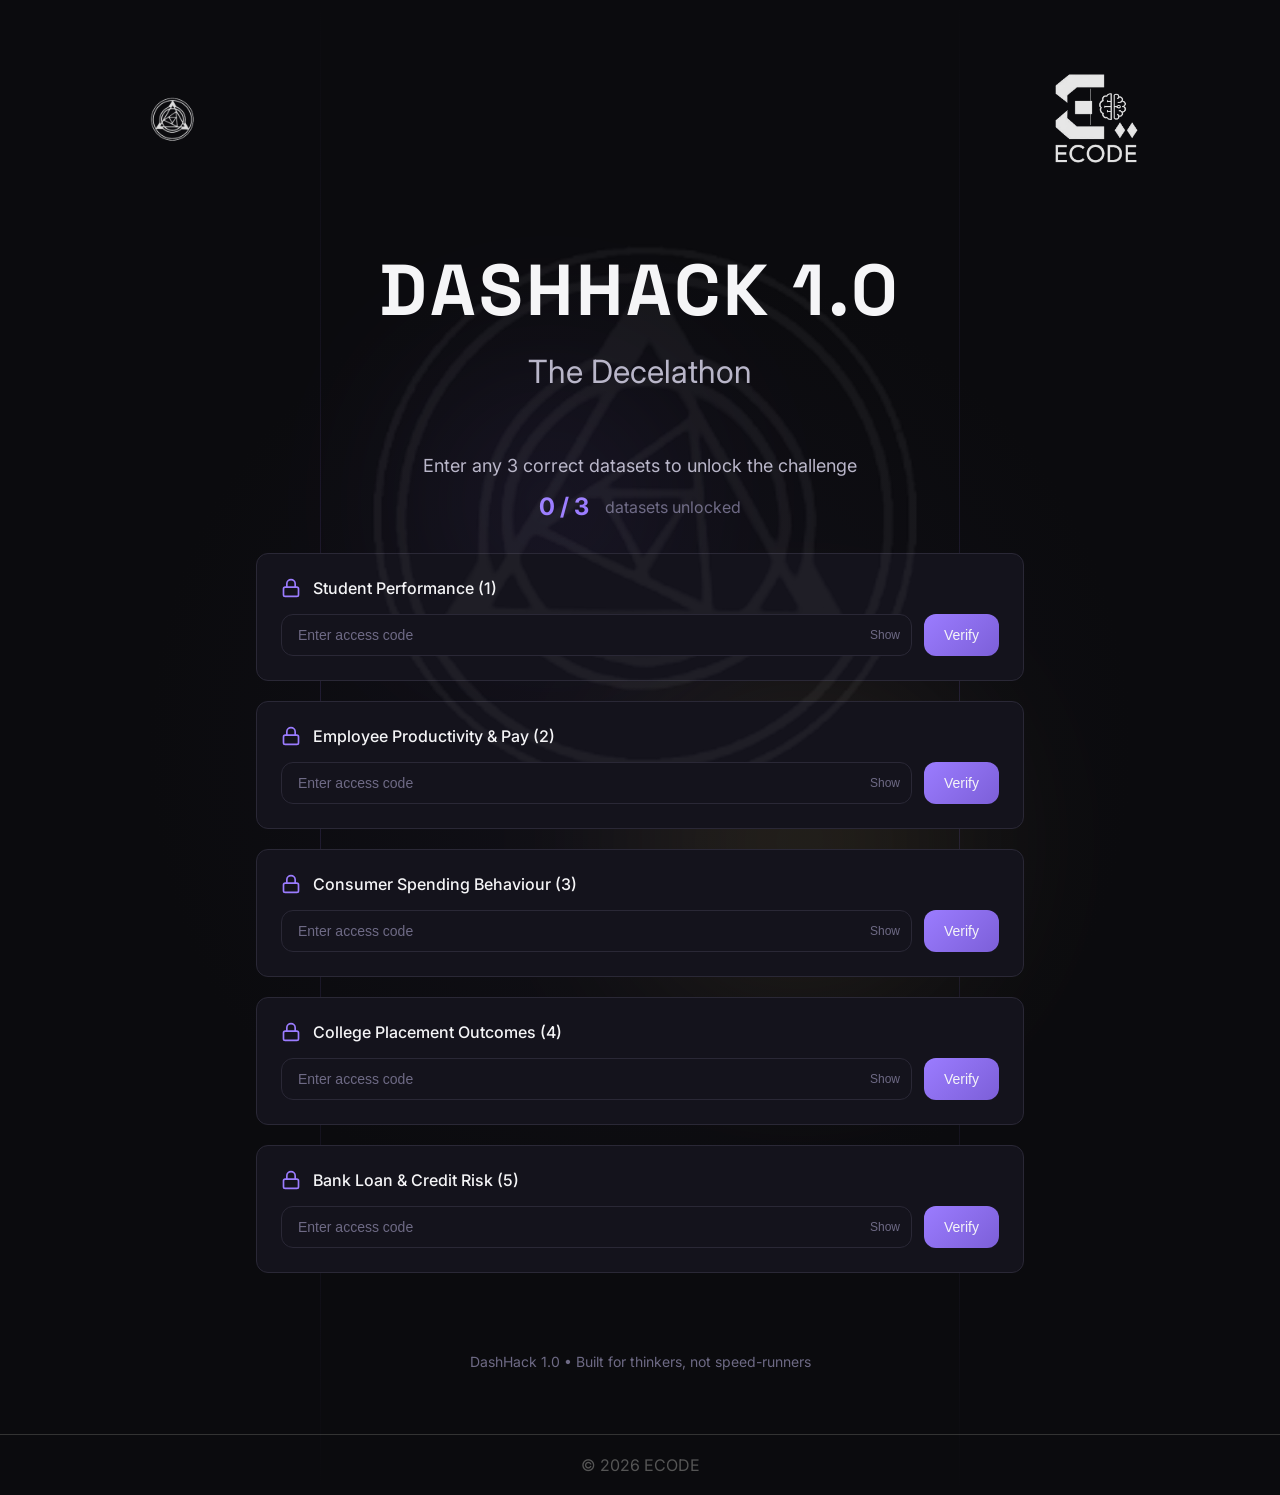
<file: Round1.html>
<!DOCTYPE html>
<html lang="en">
<head>
    <meta charset="UTF-8">
    <meta name="viewport" content="width=device-width, initial-scale=1.0">
    <title>DashHack 1.0 - The Decelathon</title>
    <link href="https://fonts.googleapis.com/css2?family=Inter:wght@300;400;600;700&family=Space+Grotesk:wght@400;500;600;700&display=swap" rel="stylesheet">
    <style>
        * {
            margin: 0;
            padding: 0;
            box-sizing: border-box;
        }

        body {
            font-family: 'Inter', sans-serif;
            min-height: 100vh;
            background: radial-gradient(circle at 50% 50%, #111018, #0B0B0E, #0B0B0E);
            color: #F5F5F7;
            overflow-x: hidden;
            position: relative;
        }

        /* Floating particles */
        .particle-1 {
            position: absolute;
            top: 25%;
            left: 33%;
            width: 256px;
            height: 256px;
            border-radius: 50%;
            background: #9B7CFF;
            filter: blur(96px);
            opacity: 0.1;
            pointer-events: none;
            z-index: 0;
        }

        .particle-2 {
            position: absolute;
            bottom: 33%;
            right: 25%;
            width: 320px;
            height: 320px;
            border-radius: 50%;
            background: #F4D35E;
            filter: blur(96px);
            opacity: 0.1;
            pointer-events: none;
            z-index: 0;
        }

        /* Accent lines */
        .accent-line {
            position: absolute;
            top: 0;
            width: 1px;
            height: 100%;
            background: linear-gradient(to bottom, transparent, #9B7CFF, transparent);
            opacity: 0.15;
            pointer-events: none;
            z-index: 0;
        }

        .accent-line-left {
            left: 25%;
        }

        .accent-line-right {
            right: 25%;
        }

        .container {
            position: relative;
            z-index: 10;
            max-width: 1100px;
            margin: 0 auto;
            padding: 64px 32px;
        }

        /* Header */
        .header {
            display: flex;
            justify-content: space-between;
            align-items: center;
            margin-bottom: 80px;
        }

        .logo {
            height: 100px;
            object-fit: contain;
            opacity: 0.9;
            transition: opacity 0.3s;
        }

        .logo:hover {
            opacity: 1;
        }

        /* Hero Section */
        .hero {
            text-align: center;
            margin-bottom: 64px;
            position: relative;
        }

        .hero-bg {
            position: absolute;
            inset: 0;
            display: flex;
            align-items: center;
            justify-content: center;
            opacity: 0.05;
            pointer-events: none;
        }
        .hero-bg img {
            width: 100vw;          /* full screen width */
            height: 100vh;         /* full screen height */
            object-fit: cover;     /* prevent distortion */
            max-width: none;       /* REMOVE width restriction */
            position: fixed;       /* FIXED on screen */
            top: 0;
            left: 0;
        }
        

        .hero h1 {
            font-family: 'Space Grotesk', sans-serif;
            font-size: clamp(3rem, 6vw, 4.5rem);
            font-weight: 700;
            letter-spacing: 0.04em;
            color: #F5F5F7;
            margin-bottom: 16px;
            position: relative;
            z-index: 10;
        }

        .hero .subtitle {
            font-size: clamp(1.5rem, 3vw, 2rem);
            color: #B9B6C9;
            margin-bottom: 12px;
            position: relative;
            z-index: 10;
        }

        .hero .event-logo {
            margin-top: 32px;
        }

        .hero .event-logo img {
            height: 48px;
            object-fit: contain;
        }

        /* Password Section */
        .password-section {
            max-width: 768px;
            margin: 0 auto;
        }

        .section-header {
            text-align: center;
            margin-bottom: 32px;
        }

        .section-header p {
            font-size: 1.125rem;
            color: #B9B6C9;
            margin-bottom: 16px;
        }

        .progress-tracker {
            display: flex;
            align-items: center;
            justify-content: center;
            gap: 16px;
        }

        .progress-count {
            font-size: 1.5rem;
            font-weight: 700;
            color: #9B7CFF;
        }

        .progress-label {
            color: #6E6A85;
        }

        .unlock-badge {
            display: inline-flex;
            align-items: center;
            gap: 8px;
            padding: 8px 16px;
            background: rgba(58, 255, 163, 0.1);
            border: 1px solid #3AFFA3;
            border-radius: 999px;
            color: #3AFFA3;
            font-size: 0.875rem;
            animation: pulse 2s infinite;
        }

        @keyframes pulse {
            0%, 100% { opacity: 1; }
            50% { opacity: 0.7; }
        }

        /* Dataset Cards */
        .datasets {
            display: flex;
            flex-direction: column;
            gap: 20px;
        }

        .dataset-card {
            background: #14131C;
            border: 1px solid #2A2836;
            border-radius: 12px;
            padding: 24px;
            transition: all 0.3s;
        }

        .dataset-card.success {
            border-color: #3AFFA3;
            box-shadow: 0 0 24px rgba(58, 255, 163, 0.2);
        }

        .dataset-card.error {
            border-color: #FF5C77;
            animation: shake 0.3s;
        }

        @keyframes shake {
            0%, 100% { transform: translateX(0); }
            25% { transform: translateX(-6px); }
            75% { transform: translateX(6px); }
        }

        .dataset-header {
            display: flex;
            align-items: center;
            gap: 12px;
            margin-bottom: 16px;
        }

        .dataset-icon {
            width: 20px;
            height: 20px;
        }

        .dataset-title {
            font-size: 1rem;
            font-weight: 500;
            color: #F5F5F7;
        }

        .dataset-input-group {
            display: flex;
            gap: 12px;
        }

        .input-wrapper {
            flex: 1;
            position: relative;
        }

        .dataset-input {
            width: 100%;
            background: #14131C;
            border: 1px solid #2A2836;
            border-radius: 12px;
            padding: 12px 16px;
            color: #F5F5F7;
            font-size: 0.875rem;
            outline: none;
            transition: border-color 0.3s;
        }

        .dataset-input:focus {
            border-color: #9B7CFF;
        }

        .dataset-input::placeholder {
            color: #6E6A85;
        }

        .dataset-input:disabled {
            opacity: 0.6;
            cursor: not-allowed;
        }

        .toggle-password {
            position: absolute;
            right: 12px;
            top: 50%;
            transform: translateY(-50%);
            background: none;
            border: none;
            color: #6E6A85;
            font-size: 0.75rem;
            cursor: pointer;
            transition: color 0.3s;
        }

        .toggle-password:hover {
            color: #9B7CFF;
        }

        .verify-btn {
            padding: 12px 20px;
            background: linear-gradient(135deg, #9B7CFF, #7C5FD8);
            border: none;
            border-radius: 12px;
            color: #F5F5F7;
            font-size: 0.875rem;
            font-weight: 500;
            cursor: pointer;
            transition: transform 0.3s;
        }

        .verify-btn:hover {
            transform: translateY(-2px);
        }

        .feedback {
            display: flex;
            align-items: center;
            gap: 8px;
            margin-top: 12px;
            font-size: 0.875rem;
        }

        .feedback.success {
            color: #3AFFA3;
        }

        .feedback.error {
            color: #FF5C77;
        }

        .feedback-icon {
            width: 16px;
            height: 16px;
        }

        .remaining-count {
            text-align: center;
            margin-top: 24px;
            color: #6E6A85;
            font-size: 0.875rem;
        }

        /* Footer */
        .footer {
            margin-top: 80px;
            text-align: center;
            color: #6E6A85;
            font-size: 0.875rem;
        }

        /* Icons */
        .icon {
            display: inline-block;
            vertical-align: middle;
        }

        @media (max-width: 768px) {
            .header {
                flex-direction: column;
                gap: 24px;
            }

            .logo {
                height: 64px;
            }

            .container {
                padding: 32px 16px;
            }

            .dataset-input-group {
                flex-direction: column;
            }

            .verify-btn {
                width: 100%;
            }
        }
    </style>
</head>
<body>
    <div class="particle-1"></div>
    <div class="particle-2"></div>
    <div class="accent-line accent-line-left"></div>
    <div class="accent-line accent-line-right"></div>

    <div class="container">
        <!-- Header -->
        <div class="header">
            <img src="DashHack.png" alt="ECODE Club" class="logo">
            <img src="ecode logo.jpeg" alt="Christ University" class="logo">
        </div>

        <!-- Hero Section -->
        <div class="hero">
            <div class="hero-bg">
                <img src="DashHack.png" alt="Background">
            </div>
            <h1>DASHHACK 1.0</h1>
            <p class="subtitle">The Decelathon</p>
        </div>

        <!-- Password Section -->
        <div class="password-section">
            <div class="section-header">
                <p>Enter any 3 correct datasets to unlock the challenge</p>
                <div class="progress-tracker">
                    <div class="progress-count"><span id="correctCount">0</span> / 3</div>
                    <span class="progress-label">datasets unlocked</span>
                    <div id="unlockBadge" class="unlock-badge" style="display: none;">
                        <svg class="icon" width="16" height="16" viewBox="0 0 24 24" fill="none" stroke="currentColor" stroke-width="2">
                            <path d="M22 11.08V12a10 10 0 1 1-5.93-9.14"></path>
                            <polyline points="22 4 12 14.01 9 11.01"></polyline>
                        </svg>
                        <span>Access unlocked. Redirecting…</span>
                    </div>
                </div>
            </div>

            <div class="datasets">
                <!-- Dataset 1 -->
                <div class="dataset-card" id="card-1">
                    <div class="dataset-header">
                        <svg class="dataset-icon icon-lock-1" width="20" height="20" viewBox="0 0 24 24" fill="none" stroke="#9B7CFF" stroke-width="2">
                            <rect x="3" y="11" width="18" height="11" rx="2" ry="2"></rect>
                            <path d="M7 11V7a5 5 0 0 1 10 0v4"></path>
                        </svg>
                        <svg class="dataset-icon icon-check-1" width="20" height="20" viewBox="0 0 24 24" fill="none" stroke="#3AFFA3" stroke-width="2" style="display: none;">
                            <path d="M22 11.08V12a10 10 0 1 1-5.93-9.14"></path>
                            <polyline points="22 4 12 14.01 9 11.01"></polyline>
                        </svg>
                        <h3 class="dataset-title">Student Performance (1)</h3>
                    </div>
                    <div class="dataset-input-group">
                        <div class="input-wrapper">
                            <input type="password" id="password-1" class="dataset-input" placeholder="Enter access code" data-correct="798177">
                            <button class="toggle-password" onclick="togglePassword(1)">Show</button>
                        </div>
                        <button class="verify-btn" onclick="verifyPassword(1)">Verify</button>
                    </div>
                    <div id="feedback-1" class="feedback" style="display: none;"></div>
                </div>

                <!-- Dataset 2 -->
                <div class="dataset-card" id="card-2">
                    <div class="dataset-header">
                        <svg class="dataset-icon icon-lock-2" width="20" height="20" viewBox="0 0 24 24" fill="none" stroke="#9B7CFF" stroke-width="2">
                            <rect x="3" y="11" width="18" height="11" rx="2" ry="2"></rect>
                            <path d="M7 11V7a5 5 0 0 1 10 0v4"></path>
                        </svg>
                        <svg class="dataset-icon icon-check-2" width="20" height="20" viewBox="0 0 24 24" fill="none" stroke="#3AFFA3" stroke-width="2" style="display: none;">
                            <path d="M22 11.08V12a10 10 0 1 1-5.93-9.14"></path>
                            <polyline points="22 4 12 14.01 9 11.01"></polyline>
                        </svg>
                        <h3 class="dataset-title">Employee Productivity & Pay (2)</h3>
                    </div>
                    <div class="dataset-input-group">
                        <div class="input-wrapper">
                            <input type="password" id="password-2" class="dataset-input" placeholder="Enter access code" data-correct="171232">
                            <button class="toggle-password" onclick="togglePassword(2)">Show</button>
                        </div>
                        <button class="verify-btn" onclick="verifyPassword(2)">Verify</button>
                    </div>
                    <div id="feedback-2" class="feedback" style="display: none;"></div>
                </div>

                <!-- Dataset 3 -->
                <div class="dataset-card" id="card-3">
                    <div class="dataset-header">
                        <svg class="dataset-icon icon-lock-3" width="20" height="20" viewBox="0 0 24 24" fill="none" stroke="#9B7CFF" stroke-width="2">
                            <rect x="3" y="11" width="18" height="11" rx="2" ry="2"></rect>
                            <path d="M7 11V7a5 5 0 0 1 10 0v4"></path>
                        </svg>
                        <svg class="dataset-icon icon-check-3" width="20" height="20" viewBox="0 0 24 24" fill="none" stroke="#3AFFA3" stroke-width="2" style="display: none;">
                            <path d="M22 11.08V12a10 10 0 1 1-5.93-9.14"></path>
                            <polyline points="22 4 12 14.01 9 11.01"></polyline>
                        </svg>
                        <h3 class="dataset-title">Consumer Spending Behaviour (3)</h3>
                    </div>
                    <div class="dataset-input-group">
                        <div class="input-wrapper">
                            <input type="password" id="password-3" class="dataset-input" placeholder="Enter access code" data-correct="456223">
                            <button class="toggle-password" onclick="togglePassword(3)">Show</button>
                        </div>
                        <button class="verify-btn" onclick="verifyPassword(3)">Verify</button>
                    </div>
                    <div id="feedback-3" class="feedback" style="display: none;"></div>
                </div>

                <!-- Dataset 4 -->
                <div class="dataset-card" id="card-4">
                    <div class="dataset-header">
                        <svg class="dataset-icon icon-lock-4" width="20" height="20" viewBox="0 0 24 24" fill="none" stroke="#9B7CFF" stroke-width="2">
                            <rect x="3" y="11" width="18" height="11" rx="2" ry="2"></rect>
                            <path d="M7 11V7a5 5 0 0 1 10 0v4"></path>
                        </svg>
                        <svg class="dataset-icon icon-check-4" width="20" height="20" viewBox="0 0 24 24" fill="none" stroke="#3AFFA3" stroke-width="2" style="display: none;">
                            <path d="M22 11.08V12a10 10 0 1 1-5.93-9.14"></path>
                            <polyline points="22 4 12 14.01 9 11.01"></polyline>
                        </svg>
                        <h3 class="dataset-title">College Placement Outcomes (4)</h3>
                    </div>
                    <div class="dataset-input-group">
                        <div class="input-wrapper">
                            <input type="password" id="password-4" class="dataset-input" placeholder="Enter access code" data-correct="761071">
                            <button class="toggle-password" onclick="togglePassword(4)">Show</button>
                        </div>
                        <button class="verify-btn" onclick="verifyPassword(4)">Verify</button>
                    </div>
                    <div id="feedback-4" class="feedback" style="display: none;"></div>
                </div>

                <!-- Dataset 5 -->
                <div class="dataset-card" id="card-5">
                    <div class="dataset-header">
                        <svg class="dataset-icon icon-lock-5" width="20" height="20" viewBox="0 0 24 24" fill="none" stroke="#9B7CFF" stroke-width="2">
                            <rect x="3" y="11" width="18" height="11" rx="2" ry="2"></rect>
                            <path d="M7 11V7a5 5 0 0 1 10 0v4"></path>
                        </svg>
                        <svg class="dataset-icon icon-check-5" width="20" height="20" viewBox="0 0 24 24" fill="none" stroke="#3AFFA3" stroke-width="2" style="display: none;">
                            <path d="M22 11.08V12a10 10 0 1 1-5.93-9.14"></path>
                            <polyline points="22 4 12 14.01 9 11.01"></polyline>
                        </svg>
                        <h3 class="dataset-title">Bank Loan & Credit Risk (5)</h3>
                    </div>
                    <div class="dataset-input-group">
                        <div class="input-wrapper">
                            <input type="password" id="password-5" class="dataset-input" placeholder="Enter access code" data-correct="640608">
                            <button class="toggle-password" onclick="togglePassword(5)">Show</button>
                        </div>
                        <button class="verify-btn" onclick="verifyPassword(5)">Verify</button>
                    </div>
                    <div id="feedback-5" class="feedback" style="display: none;"></div>
                </div>
            </div>

            <div id="remainingCount" class="remaining-count"></div>
        </div>

        <!-- Footer -->
        <div class="footer">
            DashHack 1.0 • Built for thinkers, not speed-runners
        </div>
    </div>

    <script>
        // Configuration
        const REDIRECT_URL = "https://docs.google.com/forms/d/e/1FAIpQLSc58ok_MCaVzPhl78N3lMEmNqIGh8-ietKKwc8srAs2GrLX6w/viewform?usp=publish-editor"; // UPDATE THIS WITH YOUR GOOGLE FORM LINK
        const REQUIRED_CORRECT = 3;
        
        let correctCount = 0;
        let validatedDatasets = {};

        // Toggle password visibility
        function togglePassword(id) {
            const input = document.getElementById(`password-${id}`);
            const button = input.nextElementSibling;
            
            if (input.type === 'password') {
                input.type = 'text';
                button.textContent = 'Hide';
            } else {
                input.type = 'password';
                button.textContent = 'Show';
            }
        }

        // Verify password
        function verifyPassword(id) {
            const input = document.getElementById(`password-${id}`);
            const card = document.getElementById(`card-${id}`);
            const feedback = document.getElementById(`feedback-${id}`);
            const lockIcon = document.querySelector(`.icon-lock-${id}`);
            const checkIcon = document.querySelector(`.icon-check-${id}`);
            const correctPassword = input.dataset.correct;
            const enteredPassword = input.value.trim();

            // Remove previous states
            card.classList.remove('success', 'error');
            feedback.style.display = 'none';

            if (enteredPassword === correctPassword) {
                // Success
                validatedDatasets[id] = true;
                card.classList.add('success');
                feedback.className = 'feedback success';
                feedback.innerHTML = `
                    <svg class="feedback-icon" width="16" height="16" viewBox="0 0 24 24" fill="none" stroke="currentColor" stroke-width="2">
                        <path d="M22 11.08V12a10 10 0 1 1-5.93-9.14"></path>
                        <polyline points="22 4 12 14.01 9 11.01"></polyline>
                    </svg>
                    <span>Dataset verified ✓</span>
                `;
                feedback.style.display = 'flex';
                
                // Update icons
                lockIcon.style.display = 'none';
                checkIcon.style.display = 'inline-block';
                
                // Disable input
                input.disabled = true;
                input.nextElementSibling.style.display = 'none';
                input.parentElement.nextElementSibling.style.display = 'none';
                
                updateProgress();
            } else {
                // Error
                validatedDatasets[id] = false;
                card.classList.add('error');
                feedback.className = 'feedback error';
                feedback.innerHTML = `
                    <svg class="feedback-icon" width="16" height="16" viewBox="0 0 24 24" fill="none" stroke="currentColor" stroke-width="2">
                        <circle cx="12" cy="12" r="10"></circle>
                        <line x1="15" y1="9" x2="9" y2="15"></line>
                        <line x1="9" y1="9" x2="15" y2="15"></line>
                    </svg>
                    <span>Incorrect access code</span>
                `;
                feedback.style.display = 'flex';
                
                setTimeout(() => {
                    card.classList.remove('error');
                }, 300);
            }
        }

        // Update progress
        function updateProgress() {
            correctCount = Object.values(validatedDatasets).filter(v => v === true).length;
            document.getElementById('correctCount').textContent = correctCount;

            const remaining = REQUIRED_CORRECT - correctCount;
            const remainingEl = document.getElementById('remainingCount');
            const unlockBadge = document.getElementById('unlockBadge');

            if (correctCount >= REQUIRED_CORRECT) {
                remainingEl.textContent = '';
                unlockBadge.style.display = 'inline-flex';
                
                // Redirect after delay
                setTimeout(() => {
                    window.location.href = REDIRECT_URL;
                }, 2000);

            } else if (correctCount > 0) {
                remainingEl.textContent = `${remaining} more dataset${remaining !== 1 ? 's' : ''} needed to proceed`;
                unlockBadge.style.display = 'none';
            } else {
                remainingEl.textContent = '';
                unlockBadge.style.display = 'none';
            }
        }

        // Add Enter key support
        document.addEventListener('DOMContentLoaded', () => {
            for (let i = 1; i <= 5; i++) {
                const input = document.getElementById(`password-${i}`);
                input.addEventListener('keypress', (e) => {
                    if (e.key === 'Enter' && !input.disabled) {
                        verifyPassword(i);
                    }
                });
            }
        });
    </script>
        <footer style="text-align:center; padding: 20px; border-top: 1px solid #333; color: #555;">
        <p>&copy; 2026 ECODE</p>
    </footer>
</body>
</html>
</file>
